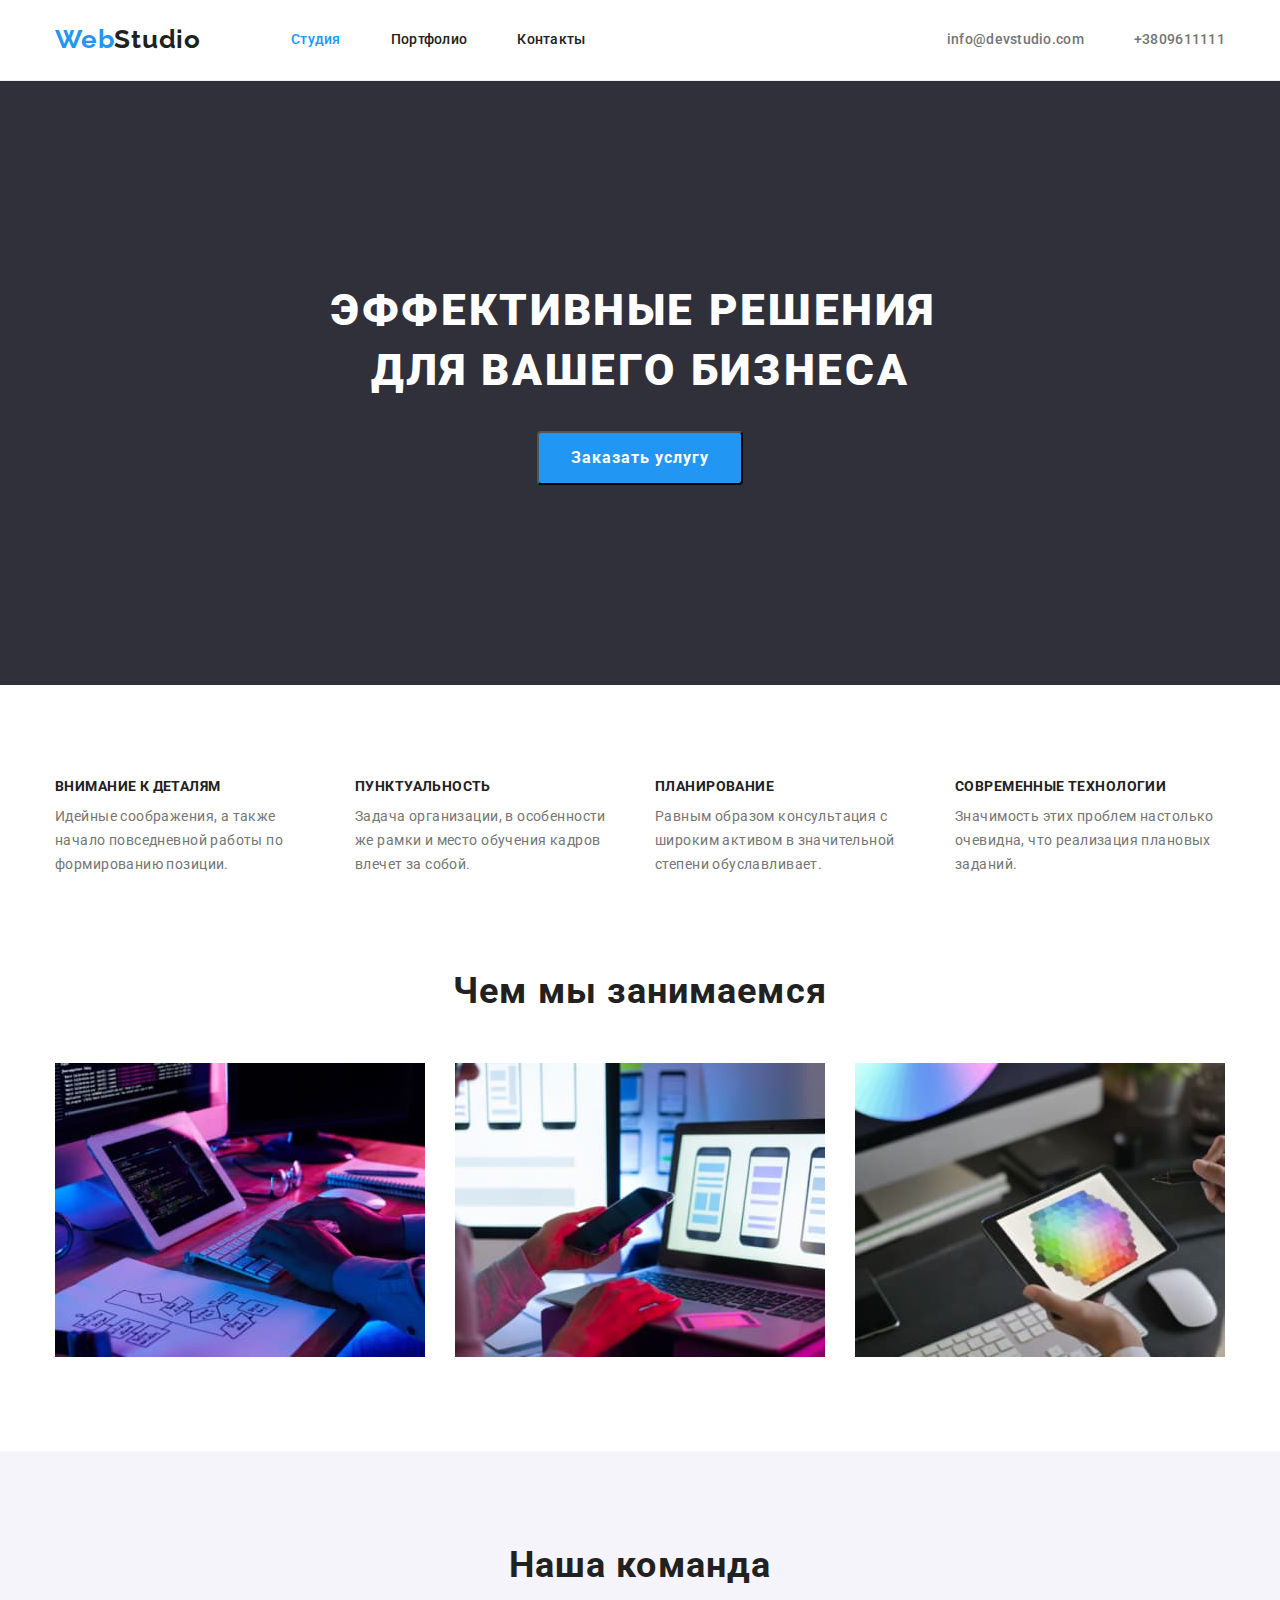
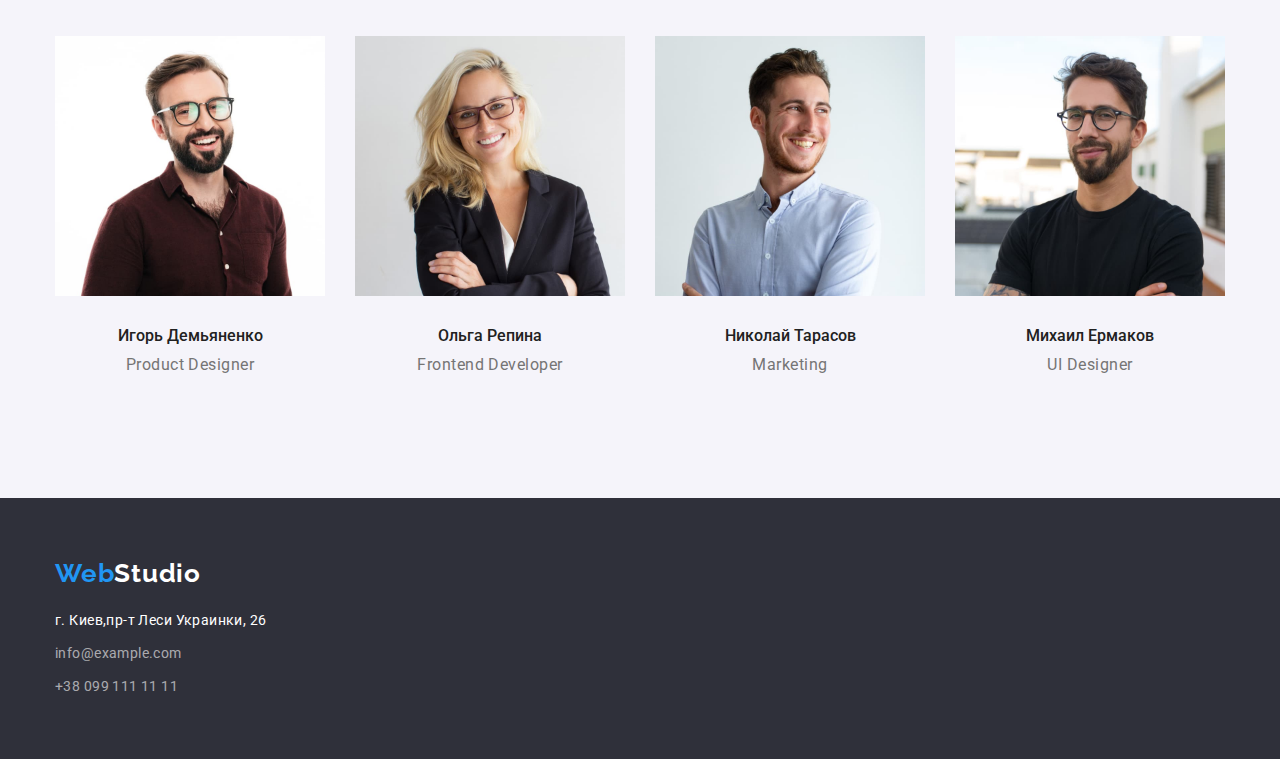
<file: index.html>
<!DOCTYPE html>
<html lang="ru">

<head>
    <link rel="stylesheet"
        href="https://fonts.googleapis.com/css2?family=Raleway:wght@700&family=Roboto:wght@400;500;700;900&display=swap" />
    <link rel="stylesheet"
        href="https://cdnjs.cloudflare.com/ajax/libs/modern-normalize/1.1.0/modern-normalize.min.css" />
    <link rel="stylesheet" href="./css/styles.css" />
    <meta charset="UTF-8">
    <meta http-equiv="X-UA-Compatible" content="IE=edge">
    <meta name="viewport" content="width=device-width, initial-scale=1.0">
    <title>Document</title>
</head>

<body>
    <!--Шапка сайта-->
    <header class="header">
        <div class="container container-header">
            <nav class="header-nav">
                <a class="header-link logo link" href="./">
                    <span class="logo-blu" lang="en">Web</span>
                    <span class="logo-black" lang="en">Studio</span></a>
                <ul class="header-one list">
                    <li class="header-list"> <a class="header-link link link-nav current" href="./index.html">Студия</a></li>
                    <li class="header-list"> <a class="header-link link link-nav"
                            href="./portfolio.html">Портфолио</a></li>
                    <li class="header-list"> <a class="header-link link link-nav" href="./contacts.html">Контакты</a>
                    </li>
                </ul>
            </nav>
            <ul class="header-info list">
                <li class="header-infolist"> <a class="header-mail link"
                        href="meilto:info@devstudio.com">info@devstudio.com</a></li>
                <li class="header-infolist"> <a class="header-tel link" href="tel:+3809611111">+3809611111</a></li>
            </ul>
        </div>
    </header>

                           <!--Герой-->
    <main>
        <section class="section hero">
            <div class="container"><h1 class="hero-title">Эффективные решения 
для вашего бизнеса</h1>
                <button class="button" type="button">Заказать услугу</button>
        </div>
        </section>
                        <!--Секции-->
        <section class="section best">
            <div class="container "><h2 hidden class="title-best">Почему мы лучшие</h2>
            <ul class="best-work list">
                <li class="list-details best-list">
                    <h3 class="details third-title">Внимание к деталям</h3>
                    <p class="best-idea main-text">Идейные соображения, а также начало повседневной работы по формированию позиции.</p>
                </li>
                <li class="punctuality-list best-list">
                    <h3 class="punctuality-title third-title">Пунктуальность</h3>
                    <p class="text-task main-text">Задача организации, в особенности же рамки и место обучения кадров влечет за собой.</p>
                </li>
                <li class="planning-list best-list">
                    <h3 class="planning-title third-title">Планирование</h3>
                    <p class="text-consultation main-text">Равным образом консультация с широким активом в значительной степени обуславливает.</p>
                </li>
                <li class="technologies-list best-list">
                    <h3 class="technologies-title third-title">Современные технологии</h3>
                    <p class="text-obviously main-text">Значимость этих проблем настолько очевидна, что реализация плановых заданий.</p>
                </li>
            </ul>
            </div>
        </section>
        <!--       Чем мы занимаемся-->
        <section class="section about ">
            <div class=" container"><h2 class="about-title secondary-title">Чем мы занимаемся</h2>
            <ul class="about-list list">
                <li class="photo"><img src="./images/img-1.jpg" alt="Программист пишет код" width="370" height="294"></li>
                <li class="photo"><img src="./images/img-2.jpg" alt="Код адаптируют к мобильному приложению" width="370" height="294"></li>
                <li class="photo"><img src="./images/img-3.jpg" alt="Дизайнер проводит оформление контента" width="370" height="294"></li>
            </ul>
            </div>
        </section>
        <!--         Наша команда          -->
        <section class=" section team">
            <div class="container"><h2 class="our-team secondary-title">Наша команда</h2>
            <ul class="team-list list">
                <li class="dude">
                    <img src="./images/img-4.jpg" alt="Молодой парень в очках с бородой" width="270" height="260">
                    <div class="block">
                        <h3 class="team-title">Игорь Демьяненко</h3>
                    <p lang="en" class="text-team">Product Designer</p>
                </div>
                </li>
                <li class="dude">
                    <img src="./images/img-5.jpg" alt="Молодая девушка улыбается" width="270" height="260">
                    <div class="block">
                        <h3 class="team-title"> Ольга Репина</h3>
                    <p lang="en" class="text-team">Frontend Developer</p>
                    </div>
                </li>
                <li class="dude">
                    <img src="./images/img-6.jpg" alt="Молодой парень в голубой рубашке" width="270" height="260">
                    <div class="block">
                        <h3 class="team-title"> Николай Тарасов</h3>
                    <p lang="en" class="text-team">Marketing</p>
                </div>
            </li>
                    <li class="dude">
                        <img src="./images/img-7.jpg" alt="Молодой парень в черной футболке загадочно улыбается" width="270" height="260">
                    <div class="block">
                        <h3 class="team-title"> Михаил Ермаков</h3>
                        <p lang="en" class="text-team">UI Designer</p>
                    </div>    
                    </li>
                    </ul>
                    </div>
        </section>
    </main>
                              <!--Подвал-->
    <footer class="footer">
        <div class="container"><a class="footer-linklogo link" href="./"> <span class="logo-blu" lang="en">Web</span><span class="logo-white" lang="en">Studio</span></a>
        <address class="footer-contacts">
            <ul class="contacts-list list">
                <li class="footer-list">
                    <a class="footer-map link" href="https://goo.gl/maps/ZagJUW4YwhbjQDQ17" target="_blank" rel="noopener noreferrer">г. Киев,пр-т Леси Украинки, 26</a>
                </li>
                <li class="footer-list">
                    <a class="footer-mail link" href="mailto:info@example.com">info@example.com</a>
                </li>
                <li class="footer-list">
                    <a class="footer-tel link" href="tel:+380991111111">+38 099 111 11 11</a>
                </li>
            </ul>
        </address>
        </div>
    </footer>
</body>

</html>
</file>
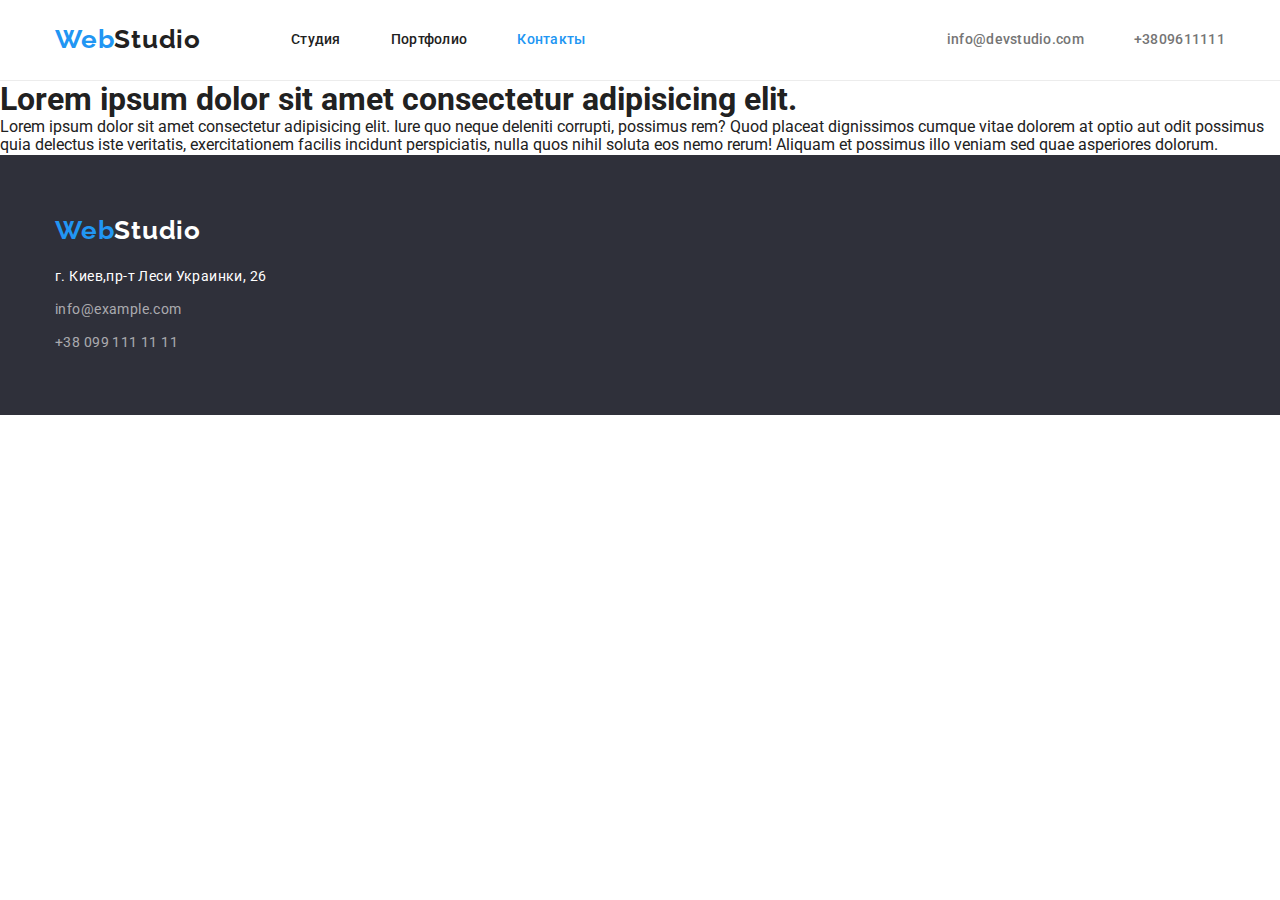
<file: contacts.html>
<!DOCTYPE html>
<html lang="ru">

<head>
    <link rel="stylesheet"
        href="https://fonts.googleapis.com/css2?family=Raleway:wght@700&family=Roboto:wght@400;500;700;900&display=swap" />
    <link rel="stylesheet"
        href="https://cdnjs.cloudflare.com/ajax/libs/modern-normalize/1.1.0/modern-normalize.min.css" />
    <link rel="stylesheet" href="./css/styles.css" />
    <meta charset="UTF-8">
    <meta http-equiv="X-UA-Compatible" content="IE=edge">
    <meta name="viewport" content="width=device-width, initial-scale=1.0">
    <title>Document</title>
</head>
<body>
    <!--Шапка сайта-->
        <header class="header">
            <div class="container container-header">
                <nav class="header-nav">
                    <a class="header-link logo link" href="./">
                        <span class="logo-blu" lang="en">Web</span>
                        <span class="logo-black" lang="en">Studio</span></a>
                    <ul class="header-one list">
                        <li class="header-list"> <a class="header-link link link-nav" href="./index.html">Студия</a>
                        </li>
                        <li class="header-list"> <a class="header-link link link-nav" href="./portfolio.html">Портфолио</a></li>
                        <li class="header-list"> <a class="header-link link link-nav current" href="./contacts.html">Контакты</a>
                        </li>
                    </ul>
                </nav>
                <ul class="header-info list">
                    <li class="header-infolist"> <a class="header-mail link"
                            href="meilto:info@devstudio.com">info@devstudio.com</a></li>
                    <li class="header-infolist"> <a class="header-tel link" href="tel:+3809611111">+3809611111</a></li>
                </ul>
            </div>
        </header>
    <!-------------Главное на странице---------------->
    <main>
<h1>Lorem ipsum dolor sit amet consectetur adipisicing elit. </h1>
<p>Lorem ipsum dolor sit amet consectetur adipisicing elit. Iure quo neque deleniti corrupti, possimus rem? Quod placeat dignissimos cumque vitae dolorem at optio aut odit possimus quia delectus iste veritatis, exercitationem facilis incidunt perspiciatis, nulla quos nihil soluta eos nemo rerum! Aliquam et possimus illo veniam sed quae asperiores dolorum.</p>
    </main>
    <!----------------------Подвал-------------------->
    <footer class="footer">
        <div class="container"><a class="footer-linklogo link" href="./"> <span class="logo-blu" lang="en">Web</span><span
                    class="logo-white" lang="en">Studio</span></a>
            <address class="footer-contacts">
                <ul class="contacts-list list">
                    <li class="footer-list">
                        <a class="footer-map link" href="https://goo.gl/maps/ZagJUW4YwhbjQDQ17" target="_blank"
                            rel="noopener noreferrer">г. Киев,пр-т Леси Украинки, 26</a>
                    </li>
                    <li class="footer-list">
                        <a class="footer-mail link" href="mailto:info@example.com">info@example.com</a>
                    </li>
                    <li class="footer-list">
                        <a class="footer-tel link" href="tel:+380991111111">+38 099 111 11 11</a>
                    </li>
                </ul>
            </address>
        </div>
    </footer>
</body>
</html>
</file>
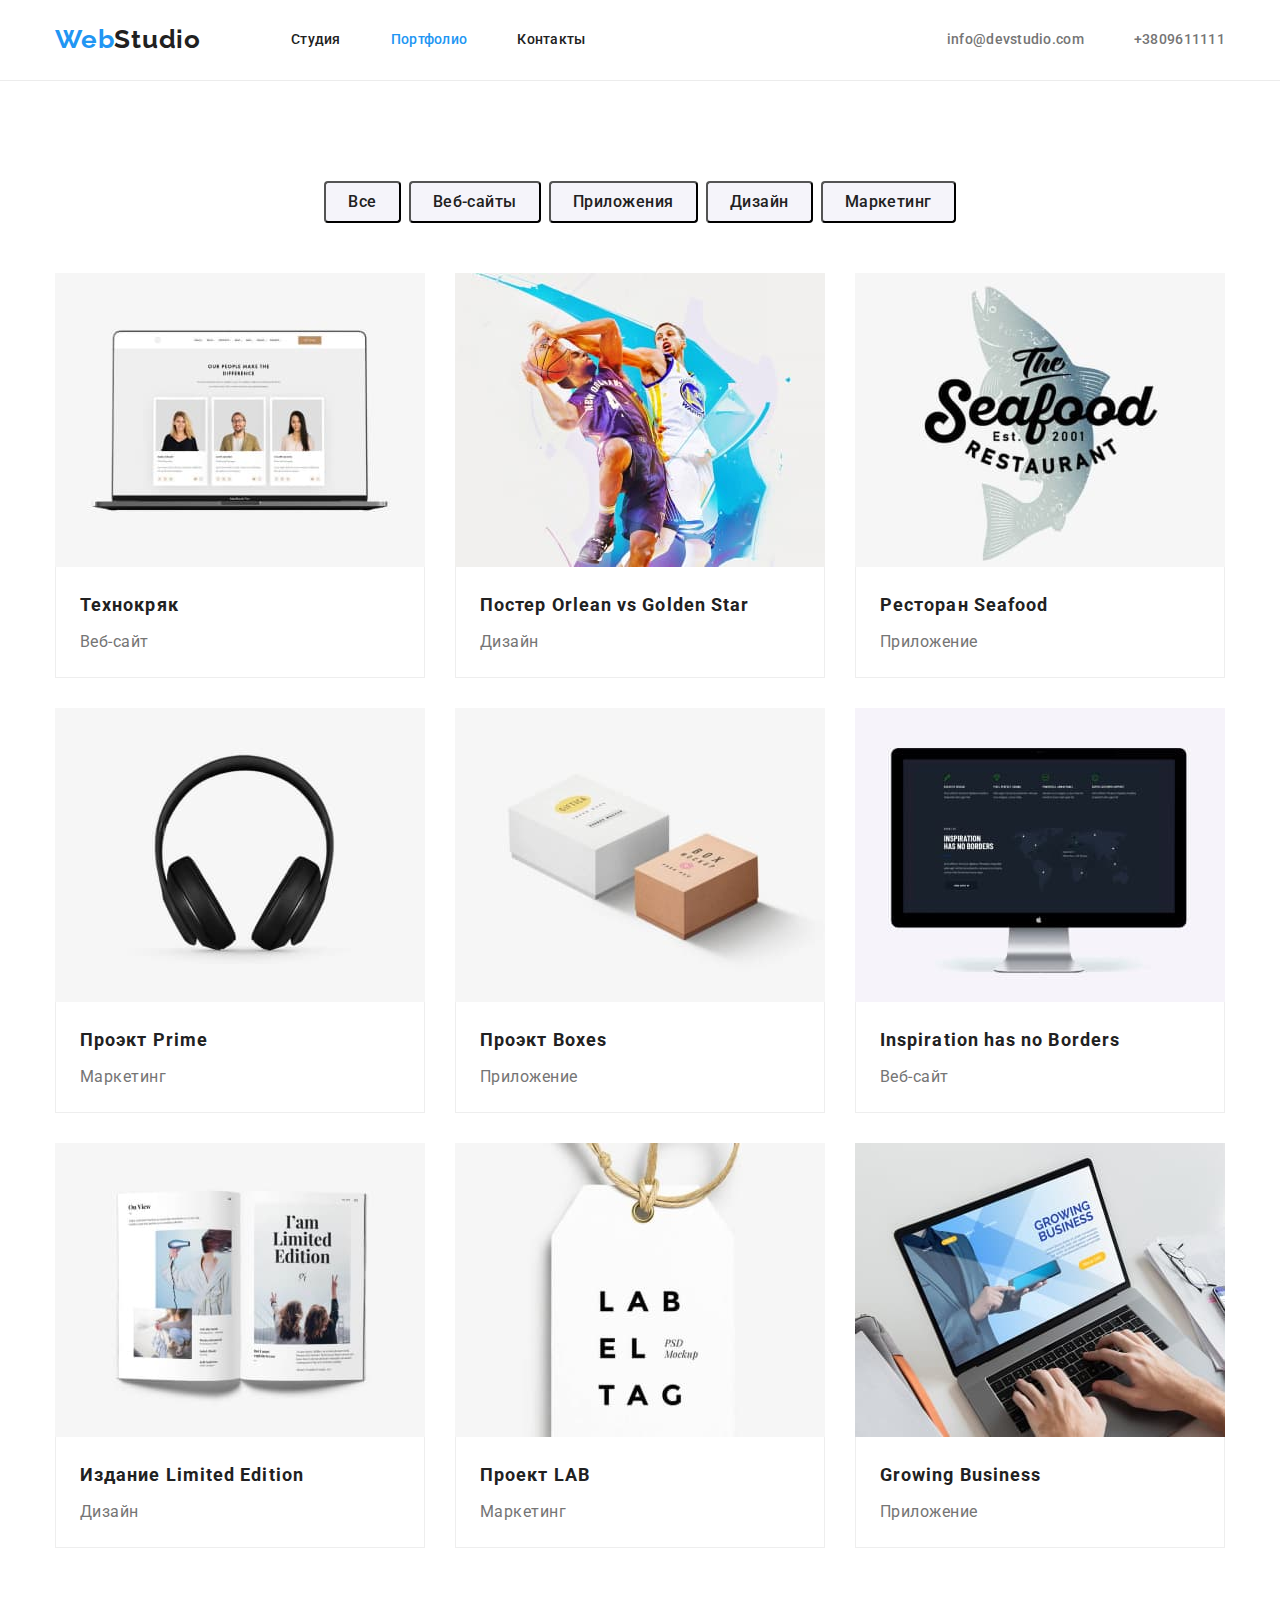
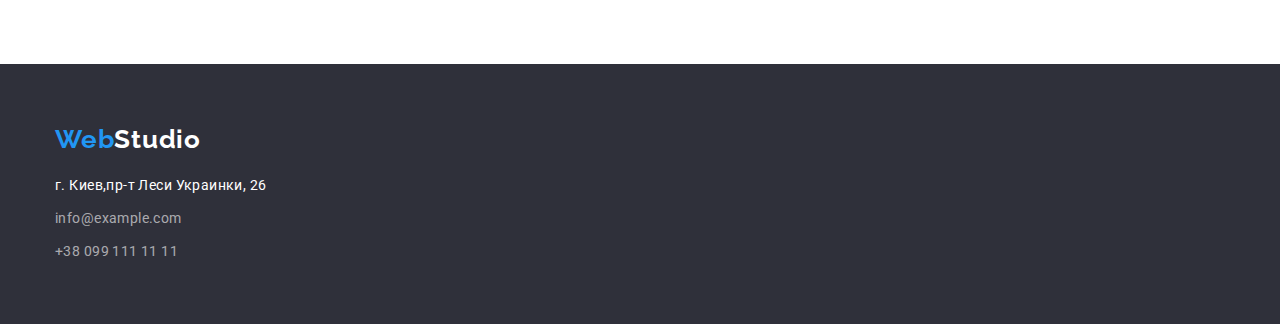
<file: portfolio.html>
<!DOCTYPE html>
<html lang="ru">

<head>
    <link rel="stylesheet"
        href="https://fonts.googleapis.com/css2?family=Raleway:wght@700&family=Roboto:wght@400;500;700;900&display=swap" />
    <link rel="stylesheet"
        href="https://cdnjs.cloudflare.com/ajax/libs/modern-normalize/1.1.0/modern-normalize.min.css" />
    <link rel="stylesheet" href="./css/styles.css" />
    <meta charset="UTF-8">
    <meta http-equiv="X-UA-Compatible" content="IE=edge">
    <meta name="viewport" content="width=device-width, initial-scale=1.0">
    <title>Document</title>
</head>

<body>
    <!--Шапка сайта-->
        <header class="header">
            <div class="container container-header">
                <nav class="header-nav">
                    <a class="header-link logo link" href="./">
                        <span class="logo-blu" lang="en">Web</span>
                        <span class="logo-black" lang="en">Studio</span></a>
                    <ul class="header-one list">
                        <li class="header-list"> <a class="header-link link link-nav " href="./index.html">Студия</a>
                        </li>
                        <li class="header-list"> <a class="header-link link link-nav current" href="./portfolio.html">Портфолио</a></li>
                        <li class="header-list"> <a class="header-link link link-nav" href="./contacts.html">Контакты</a>
                        </li>
                    </ul>
                </nav>
                <ul class="header-info list">
                    <li class="header-infolist"> <a class="header-mail link"
                            href="meilto:info@devstudio.com">info@devstudio.com</a></li>
                    <li class="header-infolist"> <a class="header-tel link" href="tel:+3809611111">+3809611111</a></li>
                </ul>
            </div>
        </header>
    <!--Главное на странице-->
    <main>
        <section class="section portfolio ">
            <h1 hidden>Наши работы</h1>
        <div class="container filters">
            <ul class="workslist list">
            <li class="olllist filter"> <button type="button" class="btn">Все</button></li>
            <li class="websites-list filter"> <button type="button" class="btn">Веб-сайты</button></li>
            <li class="apps-list filter"> <button type="button" class="btn">Приложения</button></li>
            <li class="disign-list filter"> <button type="button" class="btn">Дизайн</button></li>
            <li class="marketing-list filter"> <button type="button" class="btn">Маркетинг</button></li>
        </ul>

            <ul class="portfolio-list list">
            <li class="tehnolist item">
                <a href="" class="tehnolink link">
                    <img class="pictures" src="./images/img-8.jpg" alt="Открытый экран ноутбука" width="370" height="294">
                    <div class="card-content">
                        <h2 class="tehno-title title-portfolio link-portfolio link">Технокряк</h2>
                    <p class="tehno-text text-portfolio link-portfolio link">Веб-сайт</p>
                    </div>
                </a>
            </li>

            <li class="poster-list item">
                <a href="" class="poster-link link">
                    <img class="pictures" src="./images/img-9.jpg" alt="Два баскетболиста в игре" width="370" height="294">
                    <div class="card-content">
                        <h2 class="poster-title title-portfolio link-portfolio link">Постер <span lang="en">Orlean vs Golden Star</span></h2>
                        <p class="poster-text text-portfolio link-portfolio link">Дизайн</p>
                    </div>
                </a>
            </li>

            <li class="restoran-list item">
                <a href="" class="restoran-link link">
                    <img class="pictures" src="./images/img-10.jpg" alt="Логотип ресторана в виде серой рыбы и надписи" width="370" height="294">
                    <div class="card-content">
                        <h2 class="restoran-title title-portfolio link-portfolio link">Ресторан<span lang="en"> Seafood</span></h2>
                        <p class="restoran-text text-portfolio link-portfolio link">Приложение</p>
                    </div>
                </a>
            </li>

            <li class="list-marketing item">
                <a href="" class="marketing-link link">
                    <img class="pictures" src="./images/img-11.jpg" alt="Черные наушники" width="370" height="294">
                    <div class="card-content">
                        <h2 class="marketing-title title-portfolio link-portfolio link">Проэкт <span lang="en">Prime</span></h2>
                        <p class="marketing-text text-portfolio link-portfolio link">Маркетинг</p>
                    </div>
                </a>
            </li>

            <li class="ap-list item">
                <a href="" class="ap-link link">
                    <img class="pictures" src="./images/img-12.jpg" alt="Две картонные коробки" width="370" height="294">
                    <div class="card-content">
                        <h2 class="ap-title title-portfolio link-portfolio link">Проэкт<span lang="en"> Boxes</span></h2>
                        <p class="ap-text text-portfolio link-portfolio link">Приложение</p>
                    </div>
                </a>
            </li>

            <li class="site-list item">
                <a href="" class="site-link link">
                    <img class="pictures" src="./images/img-13.jpg" alt="Монитор на которой изображена веб-страница" width="370" height="294">
                    <div class="card-content">
                        <h2 class="title-site title-portfolio link-portfolio link" lang="en">Inspiration has no Borders</h2>
                        <p class="site-text text-portfolio link-portfolio link">Веб-сайт</p>
                    </div>
                </a>
            </li>

            <li class="list-disign item">
                <a href="" class="dising-link link">
                    <img class="pictures" src="./images/img-14.jpg" alt="Открытая книга" width="370" height="294">
                    <div class="card-content">
                        <h2 class="title-disign title-portfolio link-portfolio link">Издание <span lang="en"> Limited Edition</span></h2>
                        <p class="disign-text text-portfolio link-portfolio link">Дизайн</p>
                    </div>
                </a>
            </li>

            <li class="market-list item">
                <a href="" class="market-link link">
                    <img class="pictures" src="./images/img-15.jpg" alt="Бирка" width="370" height="294">
                    <div class="card-content">
                        <h2 class="title-market title-portfolio link-portfolio link">Проект <span lang="en">LAB</span></h2>
                        <p class="market-text text-portfolio link-portfolio link">Маркетинг</p>
                    </div>
                </a> 
            </li>

            <li class="appilist item">
                <a href="" class="appilist-link link">
                    <img class="pictures" src="./images/img-16.jpg" alt="Открытый ноутбук за которым работает пользователь" width="370" height="294">
                    <div class="card-content">
                        <h2 class="appi-title title-portfolio link-portfolio link" lang="en">Growing Business</h2>
                        <p class="appi-text text-portfolio link-portfolio link">Приложение</p>
                    </div>
                </a>    
            </li>
        </ul>
        </div>
        </section>
    </main>
                                <!--Подвал-->
        <footer class="footer">
            <div class="container"><a class="footer-linklogo link" href="./"> <span class="logo-blu" lang="en">Web</span><span
                        class="logo-white" lang="en">Studio</span></a>
                <address class="footer-contacts">
                    <ul class="contacts-list list">
                        <li class="footer-list">
                            <a class="footer-map link" href="https://goo.gl/maps/ZagJUW4YwhbjQDQ17" target="_blank"
                                rel="noopener noreferrer">г. Киев,пр-т Леси Украинки, 26</a>
                        </li>
                        <li class="footer-list">
                            <a class="footer-mail link" href="mailto:info@example.com">info@example.com</a>
                        </li>
                        <li class="footer-list">
                            <a class="footer-tel link" href="tel:+380991111111">+38 099 111 11 11</a>
                        </li>
                    </ul>
                </address>
            </div>
        </footer>
    
</body>
</html>
</file>
<file: css/styles.css>
:root {
  --secondary-title-color: #212121;
  --main-text-color: #757575;
  --main-akcent-color: #2196f3;
}

body {
  font-family: 'Roboto', 'Erial';
  color: #212121;
}

h1,
h2,
h3,
p {
  margin: 0px;
}
img {
  display: block;
  max-width: 100%;
  height: auto;
}
.list {
  list-style: none;
  padding: 0px;
  margin: 0px;
}
.link {
  text-decoration: none;
}
.secondary-title {
  font-weight: bold;
  font-size: 36px;
  line-height: 1.16;
  text-align: center;
  letter-spacing: 0.03em;
  color: var(--secondary-title-color);
}
.main-text {
  margin-top: 0px;
  margin-bottom: 0px;
  font-size: 14px;
  line-height: 1.71;
  letter-spacing: 0.03em;
  color: var(--main-text-color);
}
.third-title {
  margin-top: 0px;
  margin-bottom: 10px;
  font-weight: bold;
  font-size: 14px;
  line-height: 1.14;
  letter-spacing: 0.03em;
  text-transform: uppercase;
  color: var(--secondary-title-color);
}
/*--------------------------HEADER------------------------*/
.logo-blu {
  font-family: 'Raleway', 'Sans-serif';
  font-weight: bold;
  font-size: 26px;
  line-height: 1.19;
  letter-spacing: 0.03em;
  color: #2196f3;
}
.logo-blu:hover,
.logo-blu:focus {
  color: #212121;
}
.logo-black {
  font-family: 'Raleway', 'Sans-serif';
  font-weight: bold;
  font-size: 26px;
  line-height: 1.19;
  letter-spacing: 0.03em;
  color: #212121;
}
.logo-black:hover,
.logo-black:focus {
  color: var(--main-akcent-color);
}

.header-link {
  display: block;
  font-weight: 500;
  font-size: 14px;
  line-height: 1.14;
  letter-spacing: 0.02em;
  color: #212121;
}
.header-link:hover,
.header-link:focus {
  color: var(--main-akcent-color);
}
.current {
  color: var(--main-akcent-color);
}

.header-mail,
.header-tel {
  display: block;
  padding-top: 32px;
  padding-bottom: 32px;
  font-weight: 500;
  font-size: 14px;
  line-height: 1.14;
  letter-spacing: 0.02em;
  color: #757575;
}

.header-mail:hover,
.header-mail:focus,
.header-tel:hover,
.header-tel:focus {
  color: var(--main-akcent-color);
}

.logo {
  display: flex;
  margin-left: 0px;
  margin-right: 90px;
  padding-top: 24px;
  padding-bottom: 25px;
}

.link-nav {
  padding-top: 32px;
  padding-bottom: 32px;
}

.header-one {
  display: flex;
}

.header-list:not(:last-child) {
  margin-right: 50px;
}

.header-info {
  display: flex;
  margin-left: auto;
}

.header-infolist:not(:last-child) {
  margin-right: 50px;
}

.header-nav {
  display: flex;
  align-items: center;
}

.container-header {
  display: flex;
}

.header {
  border-bottom: 1px solid #ececec;
}
/*--------------------------HERO--------------------------*/
.section.hero {
  text-align: center;
  background-color: #2f303a;
  padding-top: 200px;
  padding-bottom: 200px;
}

.hero-title {
  margin-top: 0px;
  margin-bottom: 30px;
  min-width: 696px;
  height: 120px;
  font-weight: 900;
  font-size: 44px;
  line-height: 1.36;

  letter-spacing: 0.06em;
  text-transform: uppercase;
  white-space: pre-wrap;
  text-align: center;
  color: #ffffff;

  /*background-color: orange;*/
}

.button {
  font-weight: bold;
  font-size: 16px;
  line-height: 1.88;
  align-items: center;
  text-align: center;
  letter-spacing: 0.06em;
  color: #ffffff;
  background-color: var(--main-akcent-color);
  cursor: pointer;
  border-radius: 4px;
  padding: 10px 32px;
  min-width: 200px;
}

.button:hover,
.button:focus {
  background-color: #188ce8;
}
/*--------------------section best------------------------*/
.section {
  padding-top: 94px;
  padding-bottom: 94px;
}
.best {
  padding-bottom: 0px;
}

.best-list {
  width: 270px;
}

.best-work {
  display: flex;
}
.best-list + .best-list {
  margin-left: 30px;
}
/*-------------------section about------------------*/

.about-title.secondary-title {
  margin-top: 0px;
  margin-bottom: 50px;
}

.about-list {
  display: flex;
}

.photo {
  width: 370px;
}

.photo + .photo {
  margin-left: 30px;
}
/*-------------------section team------------------*/
.our-team.secondary-title {
  margin-top: 0px;
  margin-bottom: 50px;
}

.team {
  background-color: #f5f4fa;
}
.team-title {
  margin-top: 0px;
  margin-bottom: 10px;
  font-weight: 500;
  font-size: 16px;
  line-height: 1.19;
  letter-spacing: 0.03em color var(--secondary-title-color);
}

.text-team {
  margin-top: 0px;
  margin-bottom: 0px;
  font-size: 16px;
  line-height: 1.19;
  letter-spacing: 0.03em;
  color: var(--main-text-color);
}

.team-list {
  display: flex;
}
.dude + .dude {
  margin-left: 30px;
}
.dude {
  text-align: center;
  width: 270px;
}
.block {
  padding: 30px;
}
/*--------------------------FOOTER------------------------*/
.footer {
  padding-top: 60px;
  padding-bottom: 60px;
  background-color: #2f303a;
}

.logo-white {
  font-family: 'Raleway', sans-serif;
  font-weight: bold;
  font-size: 26px;
  line-height: 1.19;
  letter-spacing: 0.03em;
  color: #ffffff;
}
.logo-white:hover,
.logo-white:focus {
  color: var(--main-akcent-color);
}
.footer-map {
  font-style: normal;
  font-size: 14px;
  line-height: 1.71;
  letter-spacing: 0.03em;
  color: #ffffff;
}

.footer-mail,
.footer-tel {
  font-style: normal;
  font-size: 14px;
  line-height: 1.71;
  letter-spacing: 0.03em;
  color: rgba(255, 255, 255, 0.6);
}

.footer-map:focus,
.footer-map:hover,
.footer-mail:hover,
.footer-mail:focus,
.footer-tel:hover,
.footer-tel:focus {
  color: var(--main-akcent-color);
}

.footer-linklogo {
  display: block;
  margin-bottom: 20px;
}

.footer-list:not(:last-child) {
  display: block;
  margin-bottom: 9px;
}

/*----------------------Портфолио--------------------*/
.btn {
  font-weight: 500;
  font-size: 16px;
  line-height: 1.62;
  text-align: center;
  letter-spacing: 0.03em;
  background-color: #f5f4fa;
  color: #212121;
  cursor: pointer;
  border-radius: 4px;
  min-width: 73px;
  padding: 6px 22px;
}

.btn:hover,
.btn:focus {
  color: #ffffff;
  background-color: var(--main-akcent-color);
}

.title-portfolio {
  font-weight: bold;
  font-size: 18px;
  line-height: 2;
  letter-spacing: 0.06em;
  color: #212121;
}

.text-portfolio {
  font-size: 16px;
  line-height: 1.87;
  letter-spacing: 0.03em;
  color: #757575;
}

.link-portfolio:hover {
  color: var(--main-akcent-color);
}
.workslist {
  display: flex;
  justify-content: center;
  margin-bottom: 50px;
}
.filter + .filter {
  margin-left: 8px;
}
.filters {
  padding-top: 6px;
  padding-bottom: 22px;
}
/*----------03 модуль------------*/
.container {
  width: 1200px;
  margin: 0 auto;
  padding-left: 15px;
  padding-right: 15px;
  /*outline: 2px solid orange;*/
}

/*--------------------сетка портфолио------------*/

.portfolio-list {
  display: flex;
  flex-wrap: wrap;
}
.item {
  flex-basis: calc((100% - 60px) / 3);
  margin-right: 30px;
  margin-bottom: 30px;
}
.item:nth-child(3n) {
  margin-right: 0;
}

.item:nth-last-child(-n + 3) {
  margin-bottom: 0;
}

.pictures {
  margin-bottom: 0px;
}
.title-portfolio {
  margin-bottom: 4px;
}
.card-content {
  padding-top: 20px;
  padding-right: 24px;
  padding-bottom: 20px;
  padding-left: 24px;
  border-right: 1px solid #eeeeee;
  border-bottom: 1px solid #eeeeee;
  border-left: 1px solid #eeeeee;
}
</file>
